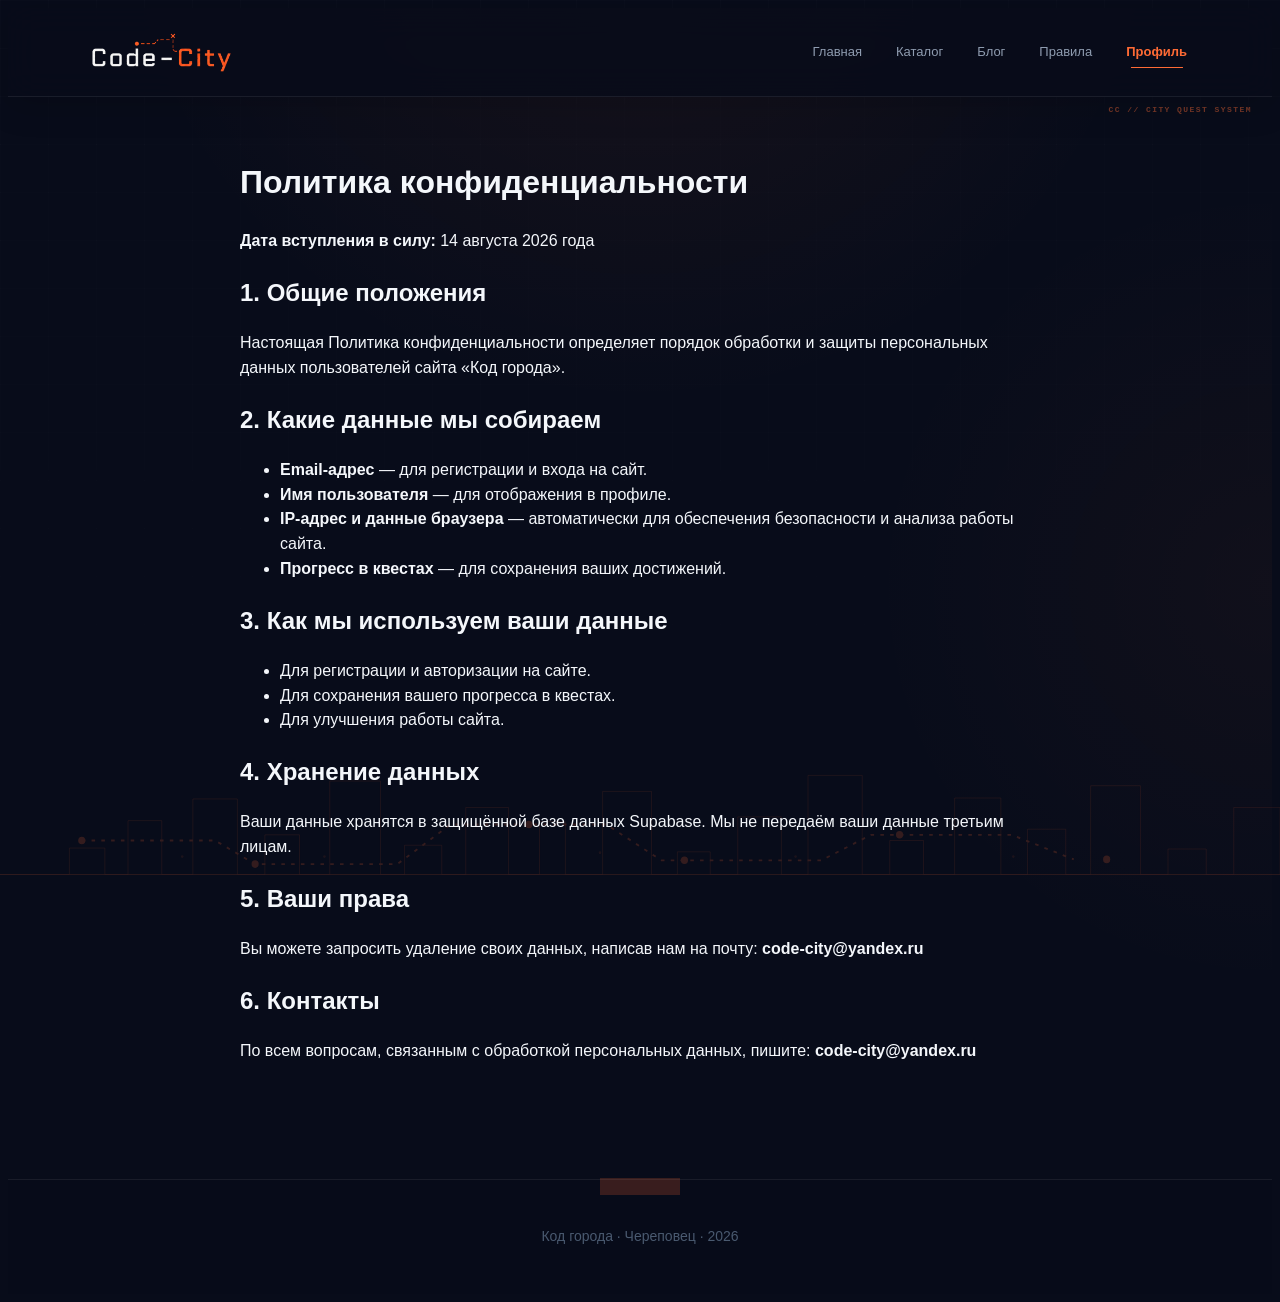
<file: privacy.html>
<!DOCTYPE html>
<html lang="ru">
<head>
    <meta charset="UTF-8">
    <meta name="viewport" content="width=device-width, initial-scale=1.0">
    <title>Политика конфиденциальности — Код города</title>
    <link rel="stylesheet" href="css/style.css">
</head>
<body>
    <header class="main-header">
        <div class="container">
            <div class="logo">
                <img src="assets/logo.png" alt="Код города" class="logo-img" style="height:60px; width:auto;">
            </div>
            <nav>
                <button class="burger" id="burgerBtn"><span></span><span></span><span></span></button>
                <div class="nav-links" id="navLinks">
                    <a href="index.html">Главная</a>
                    <a href="catalog.html">Каталог</a>
                    <a href="blog.html">Блог</a>
                    <a href="rules.html">Правила</a>
                    <a href="profile.html" class="active">Профиль</a>
                </div>
            </nav>
        </div>
    </header>

    <main>
        <div class="container" style="max-width:800px; padding:40px 20px;">
            <h1 style="color:var(--accent);">Политика конфиденциальности</h1>
            <p><strong>Дата вступления в силу:</strong> 14 августа 2026 года</p>

            <h2>1. Общие положения</h2>
            <p>Настоящая Политика конфиденциальности определяет порядок обработки и защиты персональных данных пользователей сайта «Код города».</p>

            <h2>2. Какие данные мы собираем</h2>
            <ul>
                <li><strong>Email-адрес</strong> — для регистрации и входа на сайт.</li>
                <li><strong>Имя пользователя</strong> — для отображения в профиле.</li>
                <li><strong>IP-адрес и данные браузера</strong> — автоматически для обеспечения безопасности и анализа работы сайта.</li>
                <li><strong>Прогресс в квестах</strong> — для сохранения ваших достижений.</li>
            </ul>

            <h2>3. Как мы используем ваши данные</h2>
            <ul>
                <li>Для регистрации и авторизации на сайте.</li>
                <li>Для сохранения вашего прогресса в квестах.</li>
                <li>Для улучшения работы сайта.</li>
            </ul>

            <h2>4. Хранение данных</h2>
            <p>Ваши данные хранятся в защищённой базе данных Supabase. Мы не передаём ваши данные третьим лицам.</p>

            <h2>5. Ваши права</h2>
            <p>Вы можете запросить удаление своих данных, написав нам на почту: <strong>code-city@yandex.ru</strong></p>

            <h2>6. Контакты</h2>
            <p>По всем вопросам, связанным с обработкой персональных данных, пишите: <strong>code-city@yandex.ru</strong></p>
        </div>
    </main>

    <footer class="main-footer">
        <div class="container">
            <p>Код города · Череповец · 2026</p>
        </div>
    </footer>
    
    <script>
        const burger = document.getElementById('burgerBtn');
        const navLinks = document.getElementById('navLinks');
        burger.addEventListener('click', function() {
            this.classList.toggle('active');
            navLinks.classList.toggle('open');
        });
        navLinks.querySelectorAll('a').forEach(link => {
            link.addEventListener('click', () => {
                burger.classList.remove('active');
                navLinks.classList.remove('open');
            });
        });
    </script>
    
</body>
</html>
</file>
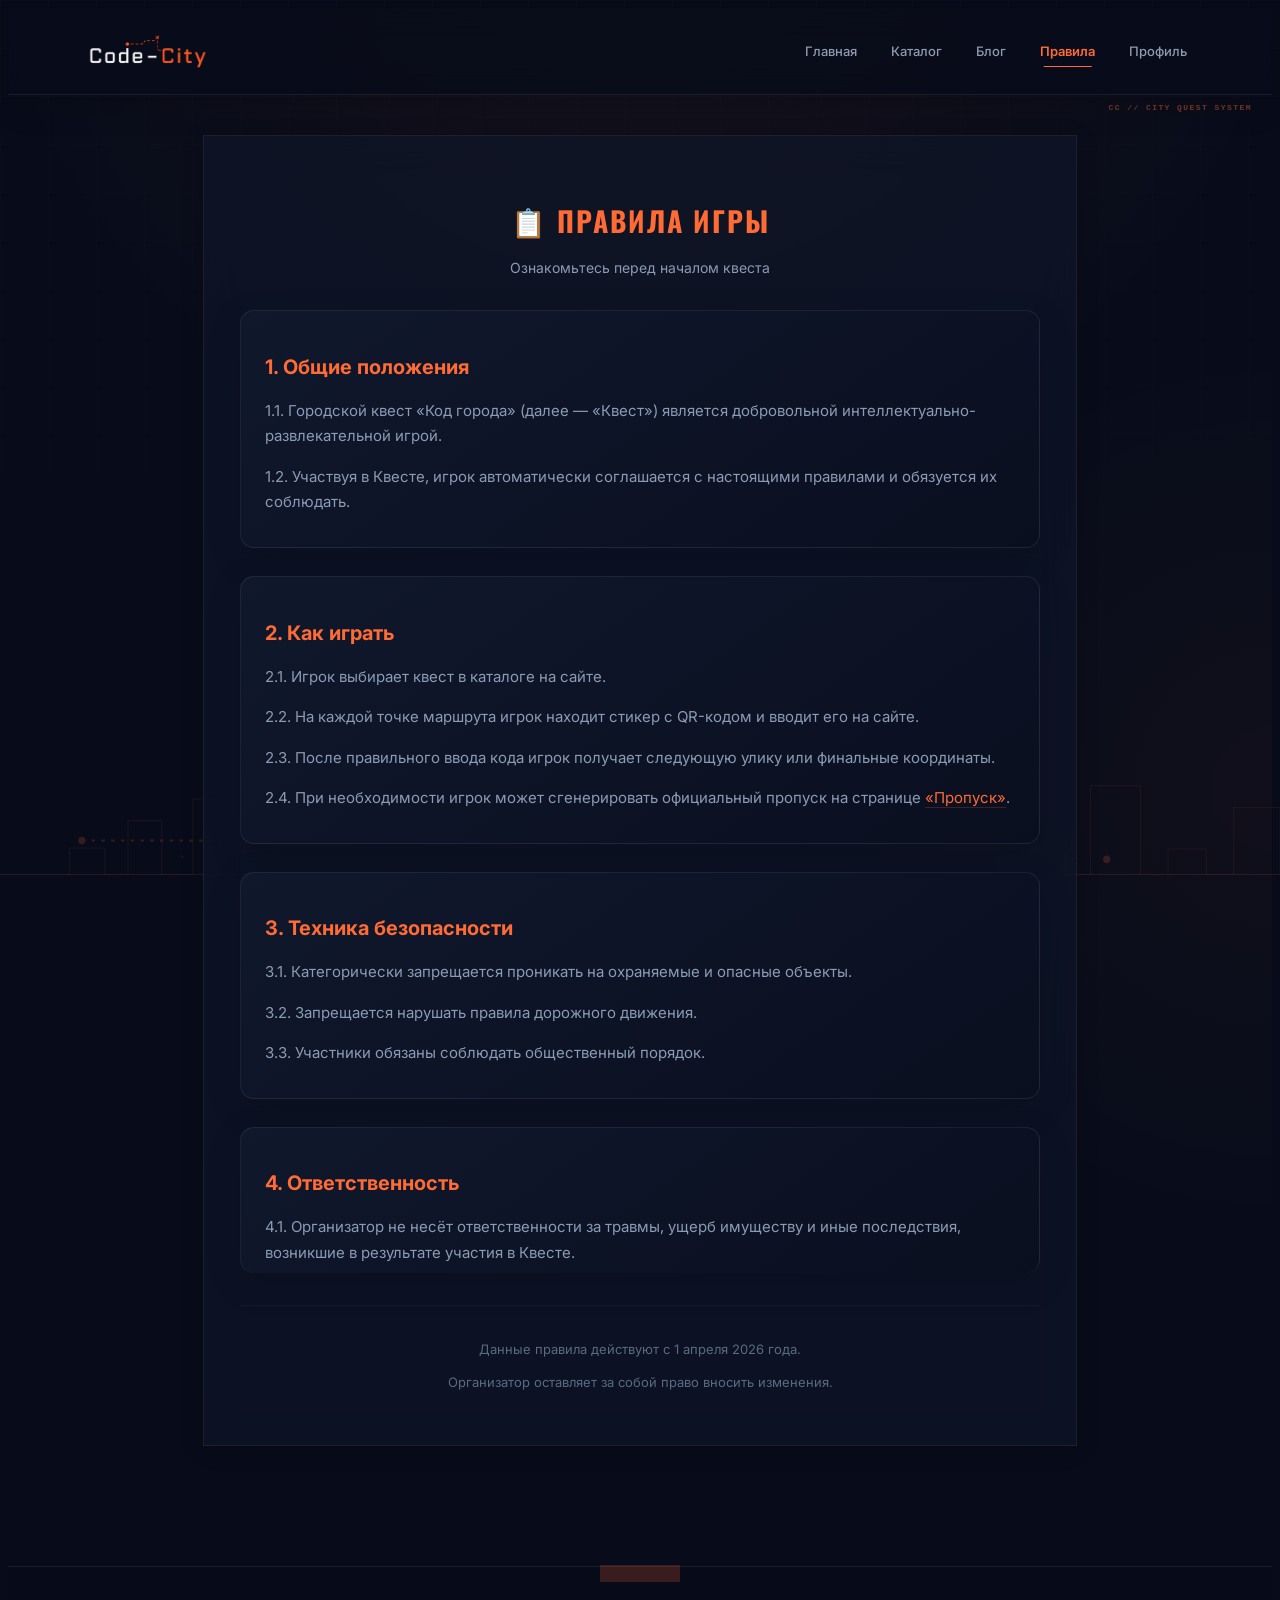
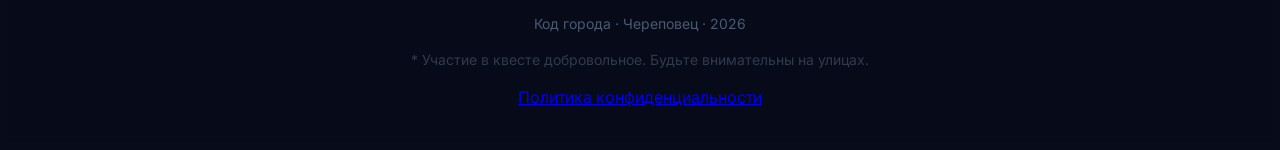
<file: rules.html>
<!DOCTYPE html>
<html lang="ru">
<head>
    <meta charset="UTF-8">
    <meta name="viewport" content="width=device-width, initial-scale=1.0">
    <title>Правила — Код города</title>
    <link rel="preconnect" href="https://fonts.googleapis.com">
    <link href="https://fonts.googleapis.com/css2?family=Inter:wght@400;500;600;700;800&family=Oswald:wght@400;600;700&display=swap" rel="stylesheet">
    <link rel="stylesheet" href="css/style.css">
</head>
<body>
    <header class="main-header">
        <div class="container">
            <div class="logo">
                <img src="assets/logo.png" alt="Код города" class="logo-img" style="height:50px; width:auto;">
            </div>
            <nav>
                <button class="burger" id="burgerBtn"><span></span><span></span><span></span></button>
                <div class="nav-links" id="navLinks">
                    <a href="index.html">Главная</a>
                    <a href="catalog.html">Каталог</a>
                    <a href="blog.html">Блог</a>
                    <a href="rules.html" class="active">Правила</a>
                    <a href="profile.html">Профиль</a>
                </div>
            </nav>
        </div>
    </header>

    <main>
        <section class="rules-section">
            <div class="container">
                <div class="rules-container">
                    <h1 class="rules-title">📋 Правила игры</h1>
                    <p class="rules-subtitle">Ознакомьтесь перед началом квеста</p>
                    <div class="rules-content">
                        <div class="rule-block">
                            <h2>1. Общие положения</h2>
                            <p>1.1. Городской квест «Код города» (далее — «Квест») является добровольной интеллектуально-развлекательной игрой.</p>
                            <p>1.2. Участвуя в Квесте, игрок автоматически соглашается с настоящими правилами и обязуется их соблюдать.</p>
                        </div>
                        <div class="rule-block">
                            <h2>2. Как играть</h2>
                            <p>2.1. Игрок выбирает квест в каталоге на сайте.</p>
                            <p>2.2. На каждой точке маршрута игрок находит стикер с QR-кодом и вводит его на сайте.</p>
                            <p>2.3. После правильного ввода кода игрок получает следующую улику или финальные координаты.</p>
                            <p>2.4. При необходимости игрок может сгенерировать официальный пропуск на странице <a href="pass.html">«Пропуск»</a>.</p>
                        </div>
                        <div class="rule-block">
                            <h2>3. Техника безопасности</h2>
                            <p>3.1. Категорически запрещается проникать на охраняемые и опасные объекты.</p>
                            <p>3.2. Запрещается нарушать правила дорожного движения.</p>
                            <p>3.3. Участники обязаны соблюдать общественный порядок.</p>
                        </div>
                        <div class="rule-block">
                            <h2>4. Ответственность</h2>
                            <p>4.1. Организатор не несёт ответственности за травмы, ущерб имуществу и иные последствия, возникшие в результате участия в Квесте.</p>
                        </div>
                    </div>
                    <div class="rules-footer-note">
                        <p>Данные правила действуют с 1 апреля 2026 года.</p>
                        <p>Организатор оставляет за собой право вносить изменения.</p>
                    </div>
                </div>
            </div>
        </section>
    </main>

    <footer class="main-footer">
        <div class="container">
            <p>Код города · Череповец · 2026</p>
            <p class="footer-small">* Участие в квесте добровольное. Будьте внимательны на улицах.</p>
            <a href="privacy.html">Политика конфиденциальности</a>
        </div>
    </footer>

    <script>
        const burger = document.getElementById('burgerBtn');
        const navLinks = document.getElementById('navLinks');
        burger.addEventListener('click', function() {
            this.classList.toggle('active');
            navLinks.classList.toggle('open');
        });
        navLinks.querySelectorAll('a').forEach(link => {
            link.addEventListener('click', () => {
                burger.classList.remove('active');
                navLinks.classList.remove('open');
            });
        });
    </script>
    <!-- Секретный вход в админку: 5 кликов по логотипу -->
<script>
    let clickCount = 0;
    const logo = document.querySelector('.logo');
    if (logo) {
        logo.addEventListener('click', function(e) {
            clickCount++;
            if (clickCount >= 5) {
                clickCount = 0;
                window.location.href = 'admin.html';
            }
            clearTimeout(this._timeout);
            this._timeout = setTimeout(() => {
                clickCount = 0;
            }, 3000);
        });
    }
</script>
</body>
</html>
</file>
<file: css/style.css>
body {
    background: #080c1a;
    color: #e8edf2;
    font-family: 'Inter', Sans-Serif;
    min-height: 100vh
    background-image
        repeating-linear-gradientnt(0deg, rgba(255,255,255,0.012) 0px, rgba(255,255,255,0.012) 1px, transparent 1px, transparent 40px),
        repeating-linear-gradient(90deg, rgba(255,255,255,0.012) 0px, rgba(255,255,255,0.012) 1px, transparent 1px, transparent 40px),
        radial-gradient(circle at 20% 30%, rgba(255,107,53,0.02), transparent 50%);
    overflow-x: hidden
}

.container {
    max-width: 1100px;
    margin: 0 auto;
    padding: 0 24px;
    position: relative;
    z-index: 1;
}

/* »»» Детали ««« */

.divider {
    width: 60px;
    height: 2px;
    background: linear-gradient(90deg, #ff6b35, transparent);
    margin: 12px 0 16px;
}

.divider.center {
    margin: 12px auto 16px;
}

.divider.right { 
    margin-left: auto;
}

.corner-mark {
    position: absolute;
    width: 20px;
    height: 20px;
    border-color: rgba(255, 107, 53, 0.15);
    border-style: solid;
    border-width: 0;
    pointer-events: none;
}

.corner-mark.tl {
    top: 8px; left: 8px; border-top-width: 2px; border-left-width: 2px;
}

.corner-mark.tr {
    top: 8px; right: 8px; border-top-width: 2px; border-right-width: 2px;
}

.corner-mark.bl {
    bottom: 8px; left: 8px; border-bottom-width: 2px; border-left-width: 2px;
}

.corner-mark.br {
    bottom: 8px; right: 8px; border-bottom-width: 2px; border-right-width: 2px;
}

.dot-accent {
    display: inline-block;
    width: 6px;
    height: 6px;
    background: #ff6b35;
    margin-right: 6px;
    border-radius: 50%;
}

.dot-accent.blue {
    background: #00d4ff;
}

.dot-accent.green {
    background: #6fcf97;
}

/* »»» Шапка «««*/

.main-header {
    padding: 20px;
    border-bottom: 2px solid rgba(255, 107, 53, 0.15);
    position: sticky;
    top: 0;
    backdrop-filter: blur(16px);
    background: rgba(8, 12, 26, 0.75);
    z-index: 100;
}

.main-header .container {
    display: flex;
    justify-content: space-between;
    align-items: center;
    flex-wrap: wrap
    gap 16px
}

.logo {
    display: flex;
    align-items: center;
    gap: 12px;
}

.logo-img {
    height: 60px;
    width: auto;
    display: block;
}

nav {
    display: flex;
    gap: 8px;
    align-items: center;
}

nav a {
    color: #8a9bb5;
    font-weight: 500;
    font-size: 14px;
    padding: 8px 16px;
    transition: 0.25s;
    text-decoration: none;
    position: relative;
    border: none;
    background: none;
}

nav a::after {
    content: '';
    position: absolute;
    bottom: 0;
    left: 50%;
    transform: translateX(-50%);
    width: 0;
    height: 2px;
    background: #ff6b35;
    transition: 0.3s;
}

nav a:hover::after {
    width: 60%;
}

nav a:hover {
    color: #fff;
}

nav a.active {
    color: #ff6b35;
    font-weight: 600;
}

nav a.active::after {
    width: 60%;
}

nav a.admin-link {
    border: 1px solid rgba(255, 107, 53, 0.3);
    padding: 6px 16px;
    color: #ff6b35;
    border-radius: 0;
}

nav a.admin-link:hover {
    background: #ff6b35;
    color: #080c1a;
}

nav a.admin-link::after {
    display: none;
}

/* »»» Пк-меню «««*/

.burger {
    display: none;
    flex-direction: column;
    gap: 5px;
    cursor: pointer;
    padding: 4px;
    background: none;
    border: none;
}

.burger span {
    display: block;
    width: 28px;
    height: 3px;
    background: #e8edf2;
    transition: 0.3s;
    border-radius: 0;
}

.burger.active span:nth-child(1) {
    transform: rotate(45deg) translate(5px, 5px);
}

.burger.active span:nth-child(2) {
    opacity: 0;
}

.burger.active span:nth-child(3) {
    transform: rotate(-45deg) translate(5px, -5px);
}

.nav-links {
    display: flex;
    gap: 8px;
    align-items: center;
}

/* »»» Герой (главная) «««*/

.hero {
    padding: 80px 0 60px;
    display: grid;
    grid-template-columns: 1fr 1fr;
    gap: 40px;
    align-items: start;
    position: relative;
}

.hero-content {
    padding-top: 20px;
    position: relative;
    z-index: 1;
}

.hero-content .section-tag {
    display: inline-block;
    font-size: 11px;
    font-weight: 600;
    letter-spacing: 2px;
    text-transform: uppercase;
    color: #ff6b35;
    border-left: 4px solid #ff6b35;
    padding-left: 12px;
}

.hero-content h1 {
    font-family: 'Oswald', sans-serif;
    font-size: 68px;
    font-weight: 700;
    line-height: 1.05;
    letter-spacing: -1px;
    text-transform: uppercase;
    margin-top: 16px;
}

.hero-content h1 .highlight {
    background: linear-gradient(135deg, #ff6b35, #ff8a5c);
    -webkit-background-clip: text;
    -webkit-text-fill-color: transparent;
}

.hero-content .hero-desc {
    font-size: 18px;
    color: #8a9bb5;
    margin: 24px 0 32px;
    max-width: 480px;
    line-height: 1.7;
    padding-left: 20px;
    border-left: 3px solid rgba(255, 107, 53, 0.2);
}

.hero-stats {
    display: grid;
    grid-template-columns: repeat(3, 1fr);
    gap: 20px;
    margin-top: 48px;
    padding-top: 32px;
    border-top: 2px solid rgba(255, 107, 53, 0.1);
    position: relative;
}

.hero-stats::before {
    content: '';
    position: absolute;
    top: -2px;
    left: 30%;
    width: 40%;
    height: 2px;
    background: #ff6b35;
    opacity: 0.3;
}

.hero-stats .stat {
    text-align: left;
}

.hero-stats .stat-number {
    display: block;
    font-family: 'Oswald', sans-serif;
    font-size: 40px;
    font-weight: 700;
    color: #00d4ff;
    text-shadow: 0 0 30px rgba(0, 212, 255, 0.15);
}

.hero-stats .stat-label {
    font-size: 13px;
    color: #5a6a80;
    text-transform: uppercase;
    letter-spacing: 1px;
    margin-top: 4px;
}

.hero-card-wrapper {
    position: relative;
    z-index: 1;
    margin-top: -20px;
    margin-right: -30px;
}

.hero-card {
    background: rgba(16, 24, 44, 0.6);
    backdrop-filter: blur(20px);
    padding: 40px 40px 40px 50px;
    position: relative;
    border: 1px solid rgba(255, 255, 255, 0.06);
    box-shadow: -20px 20px 60px rgba(0, 0, 0, 0.6);
    border-radius: 0;
}

.hero-card .badge {
    display: inline-block;
    background: rgba(255, 107, 53, 0.12);
    color: #ff6b35;
    padding: 4px 14px;
    font-size: 11px;
    font-weight: 600;
    letter-spacing: 1px;
    text-transform: uppercase;
    border: none;
    border-radius: 0;
}

.hero-card h3 {
    font-family: 'Oswald', sans-serif;
    font-size: 28px;
    margin: 16px 0 8px;
    letter-spacing: -0.5px;
}

.hero-card p {
    color: #8a9bb5;
    font-size: 15px;
    line-height: 1.6;
}

.hero-card .meta {
    display: flex;
    gap: 24px;
    margin: 20px 0 0;
    font-size: 13px;
    color: #5a6a80;
}

.hero-card .meta span {
    display: flex;
    align-items: center;
    gap: 6px;
}

.hero-card .btn {
    margin-top: 20px;
    display: inline-block;
}

/* »»» Кнопки ««« */

.btn {
    display: inline-block;
    padding: 14px 36px;
    font-weight: 700;
    font-size: 16px;
    border: none;
    cursor: pointer;
    transition: 0.3s;
    text-decoration: none;
    font-family: 'Inter', sans-serif;
    border-radius: 0;
    position: relative;
}

.btn-primary {
    background: #ff6b35;
    color: #080c1a;
    box-shadow: 4px 4px 0 rgba(255, 107, 53, 0.2);
}

.btn-primary:hover {
    background: #ff8a5c;
    transform: translate(2px, -2px);
    box-shadow: 6px 6px 0 rgba(255, 107, 53, 0.3);
}

.btn-secondary {
    background: rgba(255, 255, 255, 0.04);
    color: #8a9bb5;
    border: 1px solid rgba(255,255,255,0.06);
}

.btn-secondary:hover {
    background: rgba(255, 107, 53, 0.08);
    color: #fff;
    border-color: #ff6b35;
}

.btn-small {
    padding: 6px 20px;
    font-weight: 600;
    font-size: 13px;
    background: rgba(255, 107, 53, 0.08);
    color: #ff6b35;
    border: none;
    border-radius: 0;
    cursor: pointer;
    transition: 0.25s;
    text-decoration: none;
    font-family: 'Inter', sans-serif;
}

.btn-small:hover {
    background: #ff6b35;
    color: #080c1a;
}

.btn-bottom {
    border-radius: 4px;
    box-shadow: 0 4px 20px rgba(255, 107, 53, 0.3);
}

.btn-bottom:hover {
    transform: translateY(-2px);
    box-shadow: 0 8px 30px rgba(255, 107, 53, 0.4);
}

/* »»» Секции (общие) ««« */
.section {
    padding: 80px 0;
    position: relative;
}

.section-header {
    display: flex;
    align-items: center;
    gap: 20px;
    margin-bottom: 48px;
    flex-wrap: wrap;
}

.section-header .section-title {
    font-family: 'Oswald', sans-serif;
    font-size: 38px;
    font-weight: 700;
    text-transform: uppercase;
    letter-spacing: 1px;
    margin: 0;
}

.section-header .section-title span {
    color: #ff6b35;
}

.section-header .section-line {
    flex: 1;
    height: 2px;
    background: linear-gradient(90deg, rgba(255, 107, 53, 0.3), transparent);
}

.steps-grid {
    display: grid;
    grid-template-columns: repeat(auto-fit, minmax(220px, 1fr));
    gap: 30px;
}

.step-card {
    background: rgba(16, 24, 44, 0.4);
    backdrop-filter: blur(10px);
    padding: 32px 24px;
    text-align: left;
    transition: 0.3s;
    position: relative;
    border: 1px solid rgba(255, 255, 255, 0.05);
    border-radius: 0;
    box-shadow: 0 4px 20px rgba(0,0,0,0.2);
}

.step-card:hover {
    transform: translateY(-6px);
    box-shadow: 0 12px 40px rgba(0, 0, 0, 0.4);
    background: rgba(20, 30, 50, 0.6);
    border-color: rgba(255, 107, 53, 0.2);
}

.step-card .step-number {
    font-family: 'Oswald', sans-serif;
    font-size: 48px;
    font-weight: 700;
    color: rgba(255, 107, 53, 0.12);
    position: absolute;
    top: 8px;
    right: 16px;
    line-height: 1;
}

.step-icon {
    font-size: 44px;
    display: block;
    margin-bottom: 12px;
}

.step-card h3 {
    font-family: 'Oswald', sans-serif;
    font-size: 20px;
    margin-bottom: 8px;
    letter-spacing: 0.5px;
}

.step-card p {
    color: #8a9bb5;
    font-size: 14px;
    line-height: 1.6;
}

.step-card::after {
    content: '';
    position: absolute;
    bottom: 0;
    left: 0;
    width: 40px;
    height: 2px;
    background: #ff6b35;
    opacity: 0.2;
    transition: 0.3s;
}

.step-card:hover::after {
    width: 80px;
    opacity: 0.5;
}

/* »»» Футер ««« */

.main-footer {
    background: rgba(8, 12, 26, 0.8);
    backdrop-filter: blur(10px);
    padding: 32px 0;
    border-top: 2px solid rgba(255, 255, 255, 0.04);
    text-align: center;
    margin-top: 60px;
    position: relative;
}

.main-footer::before {
    content: '';
    position: absolute;
    top: -2px;
    left: 50%;
    transform: translateX(-50%);
    width: 80px;
    height: 2px;
    background: #ff6b35;
    opacity: 0.2;
}

.main-footer p { color: #4a5a70; font-size: 14px;
}

.footer-small { font-size: 12px; margin-top: 4px; opacity: 0.6;
}

/* »»» СТА ««« */

.cta-section {
    background: linear-gradient(135deg, rgba(255, 107, 53, 0.04), rgba(0, 212, 255, 0.04));
    border-top: 2px solid rgba(255, 255, 255, 0.04);
    border-bottom: 2px solid rgba(255, 255, 255, 0.04);
    padding: 60px 0;
    text-align: center;
    position: relative;
    overflow: hidden;
}

.cta-section::before {
    content: '';
    position: absolute;
    top: -50px;
    left: -50px;
    width: 200px;
    height: 200px;
    background: radial-gradient(circle, rgba(255,107,53,0.03), transparent 70%);
    border-radius: 50%;
}

.cta-section::after {
    content: '';
    position: absolute;
    bottom: -80px;
    right: -80px;
    width: 300px;
    height: 300px;
    background: radial-gradient(circle, rgba(0,212,255,0.03), transparent 70%);
    border-radius: 50%;
}

.cta-section h2 {
    font-family: 'Oswald', sans-serif;
    font-size: 40px;
    margin-bottom: 12px;
    text-transform: uppercase;
    letter-spacing: 1px;
}

.cta-section p {
    color: #8a9bb5;
    font-size: 18px;
    margin-bottom: 28px;
}

.cta-section .btn {
    border-radius: 4px;
    box-shadow: 0 4px 20px rgba(255, 107, 53, 0.3);
}

.cta-section .btn:hover {
    transform: translateY(-2px);
    box-shadow: 0 8px 30px rgba(255, 107, 53, 0.4);
}


/* ===== КАТАЛОГ catalog.html ===== */

.quests-grid {
    display: grid;
    grid-template-columns: repeat(auto-fit, minmax(280px, 1fr));
    gap: 30px;
}

.quest-card {
    background: rgba(16, 24, 44, 0.4);
    backdrop-filter: blur(10px);
    padding: 28px 24px;
    transition: 0.3s;
    display: flex;
    flex-direction: column;
    border: 1px solid rgba(255, 255, 255, 0.05);
    border-radius: 0;
    box-shadow: 0 4px 20px rgba(0,0,0,0.2);
    position: relative;
}

.quest-card:hover {
    transform: translateY(-4px);
    box-shadow: 0 12px 40px rgba(0, 0, 0, 0.4);
    border-color: rgba(255, 107, 53, 0.15);
}

.quest-card .corner-mark {
    border-color: rgba(255, 107, 53, 0.08);
}

.quest-card .level-badge {
    display: inline-block;
    padding: 3px 14px;
    font-size: 10px;
    font-weight: 600;
    text-transform: uppercase;
    letter-spacing: 0.5px;
    align-self: flex-start;
    margin-bottom: 12px;
    border-radius: 0;
}

.level-easy {
    background: rgba(0, 212, 255, 0.15);
    color: #00d4ff;
}

.level-medium {
    background: rgba(255, 107, 53, 0.15);
    color: #ff6b35;
}

.level-hard {
    background: rgba(255, 50, 50, 0.15);
    color: #ff6b6b;
}

.quest-card h3 {
    font-family: 'Oswald', sans-serif;
    font-size: 22px;
    margin-bottom: 6px;
}

.quest-card .desc {
    color: #8a9bb5;
    font-size: 14px;
    line-height: 1.6;
    flex: 1;
    margin-bottom: 16px;
}

.quest-card .footer {
    display: flex;
    justify-content: space-between;
    align-items: center;
    border-top: 1px solid rgba(255,255,255,0.05);
    padding-top: 14px;
}

.quest-card .price {
    font-weight: 700;
    font-size: 18px;
    color: #00d4ff;
}

.quest-card .price.free {
    color: #6fcf97;
}

/* ===== СТРАНИЦА КВЕСТА box.html =====*/

.quest-page {
    padding: 40px 0 60px;
}

.quest-page .terminal {
    background: rgba(16, 24, 44, 0.4);
    backdrop-filter: blur(10px);
    border: 1px solid rgba(255, 255, 255, 0.05);
    border-radius: 0;
    padding: 30px 28px;
    box-shadow: 0 4px 20px rgba(0,0,0,0.2);
}

.quest-page .terminal-header {
    display: flex;
    align-items: center;
    gap: 8px;
    border-bottom: 1px solid rgba(255,255,255,0.05);
    padding-bottom: 12px;
    margin-bottom: 20px;
}

.quest-page .terminal-header .dot {
    width: 12px;
    height: 12px;
    border-radius: 50%;
    display: inline-block;
}

.quest-page .terminal-header .dot.red { background: #ff5f56;
}

.quest-page .terminal-header .dot.yellow { background: #ffbd2e;
}

.quest-page .terminal-header .dot.green { background: #27c93f;
}

.quest-page .terminal-title {
    margin-left: 12px;
    color: #5a6a80;
    font-size: 14px;
    letter-spacing: 1px;
    font-family: 'Share Tech Mono', monospace;
}

/* »»» Классы для box.js «««*/

.terminal-body .line {
    margin-bottom: 10px;
    line-height: 1.6;
    font-size: 16px;
}

.terminal-body .line.dim {
    color: #5a6a80;
}

.terminal-body .line .error {
    color: #ff6b6b;
}

.terminal-body .line .success {
    color: #6fcf97;
}

.terminal-body .input-row {
    display: flex;
    gap: 12px;
    flex-wrap: wrap;
    margin-top: 8px;
}

.terminal-body .input-row input {
    flex: 1;
    background: rgba(8, 12, 26, 0.6);
    border: 1px solid rgba(255,255,255,0.06);
    color: #e8edf2;
    padding: 10px 14px;
    font-family: 'Inter', sans-serif;
    font-size: 16px;
    border-radius: 0;
    min-width: 140px;
}

.terminal-body .input-row input:focus {
    border-color: #ff6b35;
    outline: none;
}

.terminal-body .input-row input:disabled { opacity: 0.5;
}

.terminal-body .input-row button {
    padding: 10px 24px;
    font-weight: 600;
    font-size: 16px;
    background: #ff6b35;
    color: #080c1a;
    border: none;
    cursor: pointer;
    border-radius: 0;
    font-family: 'Inter', sans-serif;
}

.terminal-body .input-row button:hover { background: #ff8a5c;
}

.terminal-body .input-row button:disabled { opacity: 0.4; pointer-events: none;
}

.clue-block {
    background: rgba(16, 24, 44, 0.4);
    backdrop-filter: blur(10px);
    padding: 20px;
    margin: 16px 0;
    border: 1px solid rgba(255, 255, 255, 0.05);
    border-radius: 0;
}

.clue-block .clue-label {
    color: #5a6a80;
    font-size: 12px;
    text-transform: uppercase;
    letter-spacing: 1px;
}

.clue-block .clue-content { margin-top: 8px; font-size: 16px;
}

.clue-block .clue-content img,

.clue-block .clue-content video {
    max-width: 100%;
    border-radius: 0;
    border: 1px solid rgba(255,255,255,0.05);
}

.terminal-link {
    color: #ff6b35;
    text-decoration: none;
    border-bottom: 1px dashed rgba(255, 107, 53, 0.2);
    transition: 0.2s;
}

.terminal-link:hover { border-bottom-color: #ff6b35; 
}

/* ===== ПРОПУСК pass.html =====*/

.pass-section { padding: 40px 0 60px; min-height: 70vh; display: flex; align-items: center;
}

.pass-container {
    max-width: 600px;
    margin: 0 auto;
    background: rgba(16, 24, 44, 0.6);
    backdrop-filter: blur(20px);
    border: 1px solid rgba(255, 255, 255, 0.06);
    padding: 40px 32px;
    border-radius: 0;
    box-shadow: 0 4px 20px rgba(0,0,0,0.2);
}

.pass-title {
    font-size: 24px;
    font-weight: 800;
    text-align: center;
    color: #ff6b35;
    letter-spacing: 2px;
    font-family: 'Oswald', sans-serif;
    text-transform: uppercase;
}

.pass-subtitle {
    text-align: center;
    color: #8a9bb5;
    font-size: 14px;
    margin-top: 4px;
    margin-bottom: 24px;
}

.pass-form .form-group {
    margin-bottom: 16px;
}

.pass-form .form-group label {
    display: block;
    color: #8a9bb5;
    font-size: 14px;
    font-weight: 600;
    margin-bottom: 4px;
}

.pass-form .form-group input,

.pass-form .form-group select {
    width: 100%;
    padding: 12px 16px;
    border-radius: 0;
    border: 1px solid rgba(255,255,255,0.06);
    background: rgba(8, 12, 26, 0.6);
    color: #e8edf2;
    font-size: 16px;
    font-family: 'Inter', sans-serif;
    outline: none;
    transition: 0.2s;
}

.pass-form .form-group input:focus,

.pass-form .form-group select:focus { border-color: #ff6b35;
}

.pass-form button {
    width: 100%;
    margin-top: 8px;
}

.pass-card {
    margin-top: 28px;
    padding: 28px 24px;
    border: 2px solid rgba(255, 107, 53, 0.3);
    background: rgba(8, 12, 26, 0.8);
    backdrop-filter: blur(10px);
    border-radius: 0;
}

.pass-card .pass-header {
    display: flex;
    justify-content: space-between;
    align-items: center;
    border-bottom: 1px solid rgba(255,255,255,0.05);
    padding-bottom: 12px;
    margin-bottom: 16px;
}

.pass-card .pass-header .logo {
    font-size: 18px;
    font-weight: 800;
    color: #ff6b35;
    font-family: 'Oswald', sans-serif;
    text-transform: uppercase;
}

.pass-card .pass-header .stamp {
    font-size: 12px;
    color: #5a6a80;
    font-family: 'Share Tech Mono', monospace;
}

.pass-card .pass-body {
    display: grid;
    grid-template-columns: 1fr 1fr;
    gap: 6px 16px;
    margin-bottom: 16px;
}

.pass-card .pass-body .field {
    display: flex;
    flex-direction: column;
}

.pass-card .pass-body .field .label {
    font-size: 10px;
    text-transform: uppercase;
    color: #5a6a80;
    letter-spacing: 0.04em;
}

.pass-card .pass-body .field .value {
    font-size: 15px;
    color: #e8edf2;
    font-weight: 600;
    word-break: break-word;
}

.pass-card .pass-body .field.full {
    grid-column: 1 / -1;
}

.pass-card .pass-footer {
    border-top: 1px solid rgba(255,255,255,0.05);
    padding-top: 12px;
    display: flex;
    justify-content: space-between;
    align-items: center;
    font-size: 12px;
    color: #5a6a80;
}

.pass-card .pass-footer .signature {
    color: #ff6b35;
    opacity: 0.8;
}

.pass-card .signature-line {
    margin-top: 8px;
    border-top: 1px solid rgba(255,255,255,0.05);
    padding-top: 8px;
    display: flex;
    justify-content: flex-end;
    align-items: center;
    gap: 12px;
}

.pass-card .signature-line .signature-name {
    font-family: 'Brush Script MT', cursive;
    font-size: 24px;
    color: #ff6b35;
    opacity: 0.9;
}

.pass-card .signature-line .signature-label {
    font-size: 10px;
    text-transform: uppercase;
    color: #5a6a80;
}

.pass-card .pass-disclaimer {
    font-size: 8px;
    color: #5a6a80;
    border-top: 1px solid rgba(255,255,255,0.05);
    padding-top: 8px;
    margin-top: 12px;
    line-height: 1.5;
    opacity: 0.7;
}

.pass-card .pass-disclaimer span {
    color: #ff6b35;
    font-weight: 600;
}

.pass-actions {
    display: flex;
    gap: 12px;
    margin-top: 16px;
    justify-content: center;
    flex-wrap: wrap;
}

.pass-actions button {
    padding: 8px 20px;
    border-radius: 0;
    border: 1px solid rgba(255,255,255,0.06);
    background: transparent;
    color: #8a9bb5;
    font-family: 'Inter', sans-serif;
    font-size: 14px;
    cursor: pointer;
    transition: 0.2s;
}

.pass-actions button:hover {
    border-color: #ff6b35;
    color: #e8edf2;
}

/* »»» Пропуск pass.js ««« */

.pass-card .pass-header .logo {
    font-size: 18px;
    font-weight: 800;
    color: #ff6b35;
    font-family: 'Oswald', sans-serif;
    text-transform: uppercase;
}

.pass-card .pass-header .stamp {
    font-size: 12px;
    color: #5a6a80;
    font-family: 'Share Tech Mono', monospace;
}

.pass-card .pass-body .field .label {
    font-size: 10px;
    text-transform: uppercase;
    color: #5a6a80;
    letter-spacing: 0.04em;
}

.pass-card .pass-body .field .value {
    font-size: 15px;
    color: #e8edf2;
    font-weight: 600;
    word-break: break-word;
}

.pass-card .pass-footer .signature {
    color: #ff6b35;
    opacity: 0.8;
}

.pass-card .signature-line .signature-name {
    font-family: 'Brush Script MT', cursive;
    font-size: 24px;
    color: #ff6b35;
    opacity: 0.9;
}

.pass-card .signature-line .signature-label {
    font-size: 10px;
    text-transform: uppercase;
    color: #5a6a80;
}

.pass-card .pass-disclaimer span {
    color: #ff6b35;
    font-weight: 600;
}

/* ===== ПРАВИЛА rules.html =====*/

.rules-section {
    padding: 40px 0 60px;
    min-height: 70vh;
}

.rules-container {
    max-width: 800px;
    margin: 0 auto;
    background: rgba(16, 24, 44, 0.6);
    backdrop-filter: blur(20px);
    border: 1px solid rgba(255, 255, 255, 0.06);
    padding: 40px 36px;
    border-radius: 0;
    box-shadow: 0 4px 20px rgba(0,0,0,0.2);
}

.rules-title {
    font-size: 28px;
    font-weight: 800;
    text-align: center;
    color: #ff6b35;
    letter-spacing: 2px;
    font-family: 'Oswald', sans-serif;
    text-transform: uppercase;
    margin-bottom: 4px;
}

.rules-subtitle {
    text-align: center;
    color: #8a9bb5;
    font-size: 14px;
    margin-bottom: 32px;
}

.rules-content {
    display: flex;
    flex-direction: column; 
    gap: 28px;
}

.rule-block {
    border-bottom: 1px solid rgba(255,255,255,0.04);
    padding-bottom: 20px;
}

.rule-block:last-child {
    border-bottom: none;
    padding-bottom: 0;
}

.rule-block h2 {
    font-size: 20px;
    font-weight: 700;
    color: #ff6b35;
    margin-bottom: 12px;
}

.rule-block p {
    font-size: 15px;
    line-height: 1.7;
    color: #8a9bb5;
    margin-bottom: 8px;
}

.rule-block ul {
    list-style: none;
    padding-left: 0;
    margin: 8px 0 12px 0;
}

.rule-block ul li {
    font-size: 15px;
    line-height: 1.7;
    color: #8a9bb5;
    padding-left: 20px;
    position: relative;
    margin-bottom: 4px;
}

.rule-block ul li::before {
    content: '—';
    position: absolute;
    left: 0;
    color: #ff6b35;
    opacity: 0.5;
}

.rule-block a {
    color: #ff6b35;
    border-bottom: 1px solid rgba(255, 107, 53, 0.2);
    transition: 0.2s;
    text-decoration: none;
}

.rule-block a:hover {
    border-bottom-color: #ff6b35;
}

.rules-footer-note {
    margin-top: 32px;
    padding-top: 20px;
    border-top: 1px solid rgba(255,255,255,0.04);
    text-align: center;
    font-size: 13px;
    color: #5a6a80;
}

/* ===== НОВОСТИ news.html ===== */

.latest-news .news-card {
    background: rgba(16, 24, 44, 0.4);
    backdrop-filter: blur(10px);
    border: 1px solid rgba(255, 255, 255, 0.05);
    padding: 24px;
    transition: 0.3s;
    position: relative;
}

.latest-news .news-card:hover {
    border-color: rgba(255, 107, 53, 0.15);
}

.latest-news .news-card .date {
    font-size: 12px;
    color: #5a6a80;
}

.latest-news .news-card h3 {
    font-family: 'Oswald', sans-serif;
    font-size: 24px;
    margin: 8px 0 12px;
}

.latest-news .news-card .content {
    color: #8a9bb5;
    font-size: 15px;
    line-height: 1.6;
}

.latest-news .news-card img {
    max-width: 100%;
    height: auto;
    margin: 12px 0;
    border: 1px solid rgba(255,255,255,0.05);
}

.latest-news .news-card .read-more {
    display: inline-block;
    margin-top: 12px;
    color: #ff6b35;
    font-weight: 600;
    text-decoration: none;
    border-bottom: 2px solid transparent;
    transition: 0.2s;
}

.latest-news .news-card .read-more:hover {
    border-bottom-color: #ff6b35;
}

.latest-news .news-card .corner-mark {
    position: absolute;
    width: 20px;
    height: 20px;
    border-color: rgba(255, 107, 53, 0.08);
    border-style: solid;
    border-width: 0;
    pointer-events: none;
}

.latest-news .news-card .corner-mark.tl { 
    top: 8px;
    left: 8px;
    border-top-width: 2px;
    border-left-width: 2px;
}

.latest-news .news-card .corner-mark.tr {
    top: 8px;
    right: 8px;
    border-top-width: 2px;
    border-right-width: 2px;
}

.latest-news .news-card .corner-mark.bl {
    bottom: 8px;
    left: 8px;
    border-bottom-width: 2px;
    border-left-width: 2px;
}

.latest-news .news-card .corner-mark.br {
    bottom: 8px;
    right: 8px;
    border-bottom-width: 2px;
    border-right-width: 2px;
}

/* »»» Для страницы блога ««« */

.news-grid {
    display: grid;
    grid-template-columns: repeat(auto-fit, minmax(280px, 1fr));
    gap: 30px;
}

.news-grid .news-card {
    background: rgba(16, 24, 44, 0.4);
    backdrop-filter: blur(10px);
    border: 1px solid rgba(255, 255, 255, 0.05);
    padding: 24px;
    transition: 0.3s;
    position: relative;
}

.news-grid .news-card:hover {
    border-color: rgba(255, 107, 53, 0.15);
    transform: translateY(-4px);
    box-shadow: 0 12px 40px rgba(0,0,0,0.3);
}

.news-grid .news-card .date {
    font-size: 12px;
    color: #5a6a80;
}

.news-grid .news-card h3 {
    font-family: 'Oswald', sans-serif;
    font-size: 22px;
    margin: 8px 0 12px;
}

.news-grid .news-card .content {
    color: #8a9bb5;
    font-size: 14px;
    line-height: 1.6;
}

.news-grid .news-card img {
    max-width: 100%;
    height: auto;
    margin: 12px 0;
    border: 1px solid rgba(255,255,255,0.05);
}

.news-grid .news-card .corner-mark {
    position: absolute;
    width: 20px;
    height: 20px;
    border-color: rgba(255, 107, 53, 0.08);
    border-style: solid;
    border-width: 0;
    pointer-events: none;
}

.news-grid .news-card .corner-mark.tl {
    top: 8px;
    left: 8px;
    border-top-width: 2px;
    border-left-width: 2px;
}

.news-grid .news-card .corner-mark.tr {
    top: 8px;
    right: 8px;
    border-top-width: 2px;
    border-right-width: 2px;
}

.news-grid .news-card .corner-mark.bl {
    bottom: 8px;
    left: 8px;
    border-bottom-width: 2px;
    border-left-width: 2px;
}

.news-grid .news-card .corner-mark.br {
    bottom: 8px;
    right: 8px;
    border-bottom-width: 2px;
    border-right-width: 2px;
}

/* ===== АДМИНКА admin.html ===== */

.admin-login {
    max-width: 400px;
    margin: 20px auto;
}

.admin-login input {
    width: 100%;
    background: rgba(8, 12, 26, 0.6);
    border: 1px solid rgba(255,255,255,0.06);
    color: #e8edf2;
    padding: 12px 16px;
    border-radius: 0;
    font-size: 16px;
    font-family: 'Inter', sans-serif;
    margin-top: 8px;
    transition: 0.2s;
}

.admin-login input:focus {
    border-color: #ff6b35;
    outline: none;
}

.admin-login button { 
    margin-top: 12px;
}

.admin-panel .admin-toolbar {
    display: flex;
    justify-content: space-between;
    align-items: center;
    flex-wrap: wrap;
    gap: 12px;
    margin-bottom: 20px;
}

.admin-panel .admin-stats {
    display: flex;
    gap: 20px;
    margin-bottom: 20px;
    flex-wrap: wrap;
}

.admin-panel .admin-stats .stat {
    background: rgba(16, 24, 44, 0.4);
    backdrop-filter: blur(10px);
    border: 1px solid rgba(255,255,255,0.05);
    padding: 12px 24px;
    text-align: center;
    flex: 1;
    min-width: 100px;
    border-radius: 0;
}

.admin-panel .admin-stats .stat .num {
    font-size: 28px;
    font-weight: 800;
    color: #ff6b35;
    display: block;
}

.admin-panel .admin-stats .stat .label {
    font-size: 12px;
    color: #5a6a80;
}

.admin-panel .box-admin-item {
    background: rgba(16, 24, 44, 0.4);
    backdrop-filter: blur(10px);
    border: 1px solid rgba(255,255,255,0.05);
    padding: 16px 20px;
    margin-bottom: 12px;
    display: flex;
    justify-content: space-between;
    align-items: center;
    flex-wrap: wrap;
    gap: 12px;
    transition: 0.3s;
    border-radius: 0;
}

.admin-panel .box-admin-item:hover {
    border-color: rgba(255, 107, 53, 0.15);
}

.admin-panel .box-admin-item .info .title {
    font-size: 16px;
    font-weight: 700;
}

.admin-panel .box-admin-item .info .sub {
    color: #8a9bb5;
    font-size: 13px;
}

.admin-panel .box-admin-item .actions button {
    background: transparent;
    border: 1px solid rgba(255,255,255,0.06);
    color: #8a9bb5;
    padding: 4px 14px;
    border-radius: 0;
    cursor: pointer;
    font-family: 'Inter', sans-serif;
    font-size: 13px;
    transition: 0.2s;
}

.admin-panel .box-admin-item .actions button:hover {
    border-color: #ff6b35;
    color: #e8edf2;
}

.admin-panel .box-admin-item .actions button.danger {
    color: #ff6b6b;
    border-color: rgba(255, 107, 107, 0.2);
}

.admin-panel .box-admin-item .actions button.danger:hover {
    border-color: #ff6b6b;
}

/* »»» Модалка ««« */
.modal-overlay {
    position: fixed;
    top: 0; left: 0; right: 0; bottom: 0;
    background: rgba(0,0,0,0.85);
    backdrop-filter: blur(8px);
    display: flex;
    align-items: center;
    justify-content: center;
    z-index: 1000;
    padding: 20px;
}

.modal {
    background: rgba(16, 24, 44, 0.95);
    backdrop-filter: blur(20px);
    border: 1px solid rgba(255,255,255,0.06);
    padding: 32px 28px;
    max-width: 600px;
    width: 100%;
    max-height: 90vh;
    overflow-y: auto;
    border-radius: 0;
}

.modal h3 {
    margin-bottom: 16px;
    font-size: 22px;
    font-weight: 700;
    color: #ff6b35;
    font-family: 'Oswald', sans-serif;
    text-transform: uppercase;
}

.modal .field { 
    margin-bottom: 14px;
}

.modal .field label {
    display: block;
    color: #8a9bb5;
    font-size: 14px;
    font-weight: 600;
    margin-bottom: 4px;
}

.modal .field input,

.modal .field textarea,

.modal .field select {
    width: 100%;
    background: rgba(8, 12, 26, 0.6);
    border: 1px solid rgba(255,255,255,0.06);
    color: #e8edf2;
    padding: 10px 14px;
    border-radius: 0;
    font-family: 'Inter', sans-serif;
    font-size: 14px;
    transition: 0.2s;
}

.modal .field input:focus,

.modal .field textarea:focus,

.modal .field select:focus {
    border-color: #ff6b35;
    outline: none;
}

.modal .field textarea {
    min-height: 60px;
    resize: vertical;
}

.modal .field .toggle-group {
    display: flex;
    align-items: center;
    gap: 16px;
}

.modal .field .toggle-group label {
    display: flex;
    align-items: center;
    gap: 6px;
    cursor: pointer;
    color: #8a9bb5;
}

.modal .field .toggle-group input[type="checkbox"] {
    width: auto;
    accent-color: #ff6b35;
}

.modal .modal-actions {
    display: flex;
    justify-content: flex-end;
    gap: 12px;
    margin-top: 20px;
}

.modal .modal-actions button {
    padding: 8px 24px;
    border-radius: 0;
    border: 1px solid rgba(255,255,255,0.06);
    background: transparent;
    color: #8a9bb5;
    font-family: 'Inter', sans-serif;
    cursor: pointer;
    transition: 0.2s;
}

.modal .modal-actions button:hover {
    border-color: #ff6b35;
    color: #e8edf2;
}

.modal .modal-actions button.cancel {
    color: #5a6a80;
}

.modal .modal-actions button.save {
    background: #ff6b35;
    color: #080c1a;
    border-color: #ff6b35;
    font-weight: 700;
}

.modal .modal-actions button.save:hover {
    background: #ff8a5c;
    border-color: #ff8a5c;
}

.clue-block {
    border: 1px solid rgba(255,255,255,0.06);
    padding: 12px;
    margin-top: 8px;
    background: rgba(8, 12, 26, 0.4);
    border-radius: 0;
}

.clue-block label {
    display: block;
    color: #5a6a80;
    font-size: 12px;
    margin-bottom: 2px;
}

.clue-block input,

.clue-block select {
    width: 100%;
    background: rgba(8, 12, 26, 0.6);
    border: 1px solid rgba(255,255,255,0.06);
    color: #e8edf2;
    padding: 6px 10px;
    border-radius: 0;
    font-family: 'Inter', sans-serif;
    font-size: 14px;
    margin-bottom: 4px;
}

.clue-block input:focus,

.clue-block select:focus {
    border-color: #ff6b35;
    outline: none;
}

.clue-block .clue-actions {
    display: flex;
    justify-content: flex-end;
}

/* СТАРЫЕ КЛАССЫ (для box.js и admin.js) */

/* »»» Классы box.js ««« */

.terminal-body .line {
    margin-bottom: 10px;
    line-height: 1.6;
    font-size: 16px;
    color: #e8edf2;
}

.terminal-body .line.dim {
    color: #5a6a80;
}

.terminal-body .line .error {
    color: #ff6b6b;
}

.terminal-body .line .success {
    color: #6fcf97;
}

.terminal-body .line .highlight {
    color: #ff6b35;
}

.terminal-body .input-row {
    display: flex;
    gap: 12px;
    flex-wrap: wrap;
    margin-top: 8px;
}

.terminal-body .input-row input {
    flex: 1;
    background: rgba(8, 12, 26, 0.6);
    border: 1px solid rgba(255,255,255,0.06);
    color: #e8edf2;
    padding: 10px 14px;
    font-family: 'Inter', sans-serif;
    font-size: 16px;
    border-radius: 0;
    min-width: 140px;
}

.terminal-body .input-row input:focus {
    border-color: #ff6b35;
    outline: none;
}

.terminal-body .input-row input:disabled {
    opacity: 0.5;
}

.terminal-body .input-row button {
    padding: 10px 24px;
    font-weight: 600;
    font-size: 16px;
    background: #ff6b35;
    color: #080c1a;
    border: none;
    cursor: pointer;
    border-radius: 0;
    font-family: 'Inter', sans-serif;
}

.terminal-body .input-row button:hover {
    background: #ff8a5c;
}

.terminal-body .input-row button:disabled {
    opacity: 0.4;
    pointer-events: none;
}

.terminal-body .clue-block {
    background: rgba(16, 24, 44, 0.4);
    backdrop-filter: blur(10px);
    padding: 20px;
    margin: 16px 0;
    border: 1px solid rgba(255, 255, 255, 0.05);
    border-radius: 0;
}

.terminal-body .clue-block .clue-label {
    color: #5a6a80;
    font-size: 12px;
    text-transform: uppercase;
    letter-spacing: 1px;
}

.terminal-body .clue-block .clue-content {
    margin-top: 8px;
    font-size: 16px;
    color: #e8edf2;
}

.terminal-body .clue-block .clue-content img,

.terminal-body .clue-block .clue-content video {
    max-width: 100%;
    border-radius: 0;
    border: 1px solid rgba(255,255,255,0.05);
}

.terminal-body .terminal-link {
    color: #ff6b35;
    text-decoration: none;
    border-bottom: 1px dashed rgba(255, 107, 53, 0.2);
    transition: 0.2s;
}

.terminal-body .terminal-link:hover {
    border-bottom-color: #ff6b35;
}

.terminal-body .terminal-btn {
    display: inline-block;
    padding: 10px 28px;
    font-weight: 600;
    font-size: 16px;
    background: #ff6b35;
    color: #080c1a;
    border: none;
    cursor: pointer;
    border-radius: 0;
    font-family: 'Inter', sans-serif;
    text-decoration: none;
    transition: 0.2s;
}

.terminal-body .terminal-btn:hover {
    background: #ff8a5c;
}

.terminal-body .terminal-btn.danger {
    background: transparent;
    color: #ff6b6b;
    border: 1px solid #ff6b6b;
}

.terminal-body .terminal-btn.danger:hover {
    background: #ff6b6b;
    color: #080c1a;
}

/* »»» Классы admin.js ««« */

.admin-login {
    max-width: 400px;
    margin: 20px auto;
}

.admin-login input {
    width: 100%;
    background: rgba(8, 12, 26, 0.6);
    border: 1px solid rgba(255,255,255,0.06);
    color: #e8edf2;
    padding: 12px 16px;
    border-radius: 0;
    font-size: 16px;
    font-family: 'Inter', sans-serif;
    margin-top: 8px;
    transition: 0.2s;
}

.admin-login input:focus {
    border-color: #ff6b35;
    outline: none;
}

.admin-login button {
    margin-top: 12px;
}

.admin-panel .admin-toolbar {
    display: flex;
    justify-content: space-between;
    align-items: center;
    flex-wrap: wrap;
    gap: 12px;
    margin-bottom: 20px;
}

.admin-panel .admin-stats {
    display: flex;
    gap: 20px;
    margin-bottom: 20px;
    flex-wrap: wrap;
}

.admin-panel .admin-stats .stat {
    background: rgba(16, 24, 44, 0.4);
    backdrop-filter: blur(10px);
    border: 1px solid rgba(255,255,255,0.05);
    padding: 12px 24px;
    text-align: center;
    flex: 1;
    min-width: 100px;
    border-radius: 0;
}

.admin-panel .admin-stats .stat .num {
    font-size: 28px;
    font-weight: 800;
    color: #ff6b35;
    display: block;
}

.admin-panel .admin-stats .stat .label {
    font-size: 12px;
    color: #5a6a80;
}

.admin-panel .box-admin-item {
    background: rgba(16, 24, 44, 0.4);
    backdrop-filter: blur(10px);
    border: 1px solid rgba(255,255,255,0.05);
    padding: 16px 20px;
    margin-bottom: 12px;
    display: flex;
    justify-content: space-between;
    align-items: center;
    flex-wrap: wrap;
    gap: 12px;
    transition: 0.3s;
    border-radius: 0;
}

.admin-panel .box-admin-item:hover {
    border-color: rgba(255, 107, 53, 0.15);
}

.admin-panel .box-admin-item .info .title {
    font-size: 16px;
    font-weight: 700;
    color: #e8edf2;
}

.admin-panel .box-admin-item .info .sub {
    color: #8a9bb5;
    font-size: 13px;
}

.admin-panel .box-admin-item .actions button {
    background: transparent;
    border: 1px solid rgba(255,255,255,0.06);
    color: #8a9bb5;
    padding: 4px 14px;
    border-radius: 0;
    cursor: pointer;
    font-family: 'Inter', sans-serif;
    font-size: 13px;
    transition: 0.2s;
}

.admin-panel .box-admin-item .actions button:hover {
    border-color: #ff6b35;
    color: #e8edf2;
}

.admin-panel .box-admin-item .actions button.danger {
    color: #ff6b6b;
    border-color: rgba(255, 107, 107, 0.2);
}

.admin-panel .box-admin-item .actions button.danger:hover {
    border-color: #ff6b6b;
}

/* »»» Модалка admin.js ««« */

.modal-overlay {
    position: fixed;
    top: 0;
    left: 0;
    right: 0;
    bottom: 0;
    background: rgba(0, 0, 0, 0.85);
    backdrop-filter: blur(8px);
    display: flex;
    align-items: center;
    justify-content: center;
    z-index: 1000;
    padding: 20px;
}

.modal {
    background: rgba(16, 24, 44, 0.95);
    backdrop-filter: blur(20px);
    border: 1px solid rgba(255,255,255,0.06);
    padding: 32px 28px;
    max-width: 600px;
    width: 100%;
    max-height: 90vh;
    overflow-y: auto;
    border-radius: 0;
}

.modal h3 {
    margin-bottom: 16px;
    font-size: 22px;
    font-weight: 700;
    color: #ff6b35;
    font-family: 'Oswald', sans-serif;
    text-transform: uppercase;
}

.modal .field {
    margin-bottom: 14px;
}

.modal .field label {
    display: block;
    color: #8a9bb5;
    font-size: 14px;
    font-weight: 600;
    margin-bottom: 4px;
}

.modal .field input,

.modal .field textarea,

.modal .field select {
    width: 100%;
    background: rgba(8, 12, 26, 0.6);
    border: 1px solid rgba(255,255,255,0.06);
    color: #e8edf2;
    padding: 10px 14px;
    border-radius: 0;
    font-family: 'Inter', sans-serif;
    font-size: 14px;
    transition: 0.2s;
}

.modal .field input:focus,

.modal .field textarea:focus,

.modal .field select:focus {
    border-color: #ff6b35;
    outline: none;
}

.modal .field textarea {
    min-height: 60px;
    resize: vertical;
}

.modal .field .toggle-group {
    display: flex;
    align-items: center;
    gap: 16px;
}

.modal .field .toggle-group label {
    display: flex;
    align-items: center;
    gap: 6px;
    cursor: pointer;
    color: #8a9bb5;
}

.modal .field .toggle-group input[type="checkbox"] {
    width: auto;
    accent-color: #ff6b35;
}

.modal .modal-actions {
    display: flex;
    justify-content: flex-end;
    gap: 12px;
    margin-top: 20px;
}

.modal .modal-actions button {
    padding: 8px 24px;
    border-radius: 0;
    border: 1px solid rgba(255,255,255,0.06);
    background: transparent;
    color: #8a9bb5;
    font-family: 'Inter', sans-serif;
    cursor: pointer;
    transition: 0.2s;
}

.modal .modal-actions button:hover {
    border-color: #ff6b35;
    color: #e8edf2;
}

.modal .modal-actions button.cancel {
    color: #5a6a80;
}

.modal .modal-actions button.save {
    background: #ff6b35;
    color: #080c1a;
    border-color: #ff6b35;
    font-weight: 700;
}

.modal .modal-actions button.save:hover {
    background: #ff8a5c;
    border-color: #ff8a5c;
}

/* »»» Блок улик в админке ««« */

.modal .clue-block {
    border: 1px solid rgba(255,255,255,0.06);
    padding: 12px;
    margin-top: 8px;
    background: rgba(8, 12, 26, 0.4);
    border-radius: 0;
}

.modal .clue-block label {
    display: block;
    color: #5a6a80;
    font-size: 12px;
    margin-bottom: 2px;
}

.modal .clue-block input,

.modal .clue-block select {
    width: 100%;
    background: rgba(8, 12, 26, 0.6);
    border: 1px solid rgba(255,255,255,0.06);
    color: #e8edf2;
    padding: 6px 10px;
    border-radius: 0;
    font-family: 'Inter', sans-serif;
    font-size: 14px;
    margin-bottom: 4px;
}

.modal .clue-block input:focus,

.modal .clue-block select:focus {
    border-color: #ff6b35;
    outline: none;
}

.modal .clue-block .clue-actions {
    display: flex;
    justify-content: flex-end;
}

/* ===== АДАПТИВ ===== */

@media (max-width: 768px) {
    
    .burger { 
        display: flex; 
        margin-left: auto; /* прижимаем бургер вправо */
    }
    
    .nav-links {
        position: fixed;
        top: 100%;
        left: 0;
        right: 0;
        background: rgba(8, 12, 26, 0.95);
        backdrop-filter: blur(16px);
        flex-direction: column;
        padding: 21px 40px 12px 12px;
        gap: 12px;
        border-bottom: 2px solid rgba(255, 107, 53, 0.1);
        display: none;
        z-index: 99;
        align-items: flex-start; /* ссылки прижаты влево */
    }
    
    .nav-links.open { 
        display: flex;
        
    }
    
    .main-header.container { 
        position: relative; 
    }
    
    nav { 
        flex-wrap: wrap; 
    }
    
    nav a {
        text-align: center;
        width: 100%;
        padding: 8px 0;
        border-bottom: 1px solid rgba(255,255,255,0.04);
    }
    
    nav a.admin-link {
        border: 1px solid rgba(255,107,53,0.3);
        padding: 8px 16px;
        text-align: center;
        margin-top: 4px;
    }
    
    nav a::after {
        display: none;
    }
    
    .hero {
        grid-template-columns: 1fr;
        gap: 40px;
        text-align: center;
    }
    
    .hero-content .hero-desc {
        margin-left: auto;
        margin-right: auto;
        border-left: none;
        padding-left: 0;
    }
    
    .hero-stats { 
        grid-template-columns: repeat(3, 1fr); 
    }
    
    .hero-stats .stat { 
        text-align: center; 
    }
    
    .hero-stats::before { 
        left: 20%; 
        width: 60%; 
    }
    
    .section-header {
        flex-direction: column;
        text-align: center;
    }
    
    .section-header .section-line { 
        display: none; 
    }
    
    .hero-card-wrapper { 
        margin: 0; 
    }
    
    .hero-card { 
        padding: 30px; 
        box-shadow: 0 20px 60px rgba(0,0,0,0.6); 
    }
    
    .logo-img { 
        height: 40px; 
    }
    
}

@media (max-width: 480px) {
    
    .hero-content h1 {
        font-size: 42px;
    }
    
    .hero-stats {
        grid-template-columns: 1fr 1fr;
    }
    
    .section-header .section-title {
        font-size: 28px;
    }
    
    .btn {
        padding: 12px 24px;
        font-size: 14px;
    }
    
    .logo-img {
        height: 32px;
    }
    
}



:root {
    --cc-bg: #080c1a;
    --cc-panel: #0d1426;
    --cc-panel-2: #111a2e;
    --cc-orange: #ff6b35;
    --cc-orange-soft: rgba(255,107,53,.14);
    --cc-orange-line: rgba(255,107,53,.28);
    --cc-white: #f4f7fb;
    --cc-text: #d8e0eb;
    --cc-muted: #8190a6;
    --cc-dim: #526077;
    --cc-border: rgba(255,255,255,.075);
    --cc-radius: 14px;
    --cc-radius-sm: 9px;
    --cc-shadow: 0 18px 55px rgba(0,0,0,.28);
    --cc-max: 1120px;
}

html {
    scroll-behavior: smooth;
}

body {
    color: var(--cc-text);
    background-color: var(--cc-bg);
    background-image:
        linear-gradient(rgba(255,255,255,.018) 1px, transparent 1px),
        linear-gradient(90deg, rgba(255,255,255,.018) 1px, transparent 1px),
        radial-gradient(circle at 12% 8%, rgba(255,107,53,.055), transparent 28%),
        radial-gradient(circle at 88% 78%, rgba(255,107,53,.025), transparent 25%);
    background-size: 48px 48px, 48px 48px, auto, auto;
    line-height: 1.55;
}

body::before {
    content: "";
    position: fixed;
    inset: 0;
    pointer-events: none;
    z-index: 0;
    background: linear-gradient(180deg, transparent 0 96%, rgba(255,107,53,.025));
}

.container {
    width: min(var(--cc-max), calc(100% - 40px));
    max-width: var(--cc-max);
    padding: 0;
}

.section-tag,

.label,

.date,

.level-badge,

.meta,

.pass-subtitle,

.clue-label,

.terminal-title,

.stamp {
    font-family: 'Share Tech Mono', monospace;
    letter-spacing: .08em;
}

.section-tag::before,

.section-title::before {
    color: var(--cc-orange);
}

.section-title {
    letter-spacing: .025em !important;
}

.divider {
    width: 72px;
    height: 1px;
    background: linear-gradient(90deg, var(--cc-orange), transparent);
}



.main-header {
    padding: 14px 0;
    border-bottom: 1px solid rgba(255,107,53,.18);
    background: rgba(8,12,26,.88);
    box-shadow: 0 8px 35px rgba(0,0,0,.16);
}

.main-header .container {
    min-height: 58px;
}

.logo-img {
    height: 54px;
    width: auto;
    object-fit: contain;
}

nav {
    gap: 2px;
}

nav a {
    color: #8f9cb0;
    font-size: 13px;
    padding: 9px 13px;
    border-radius: 8px;
}

nav a:hover {
    color: #fff;
    background: rgba(255,255,255,.035);
}

nav a::after {
    bottom: 3px;
    height: 1px;
}

nav a.admin-link {
    border: 1px solid var(--cc-orange-line);
    border-radius: 8px;
    padding: 8px 13px;
    background: rgba(255,107,53,.045);
}

nav a.admin-link:hover {
    background: var(--cc-orange);
}

/* --- Кнопки --- */

.btn,

.btn-small,

.terminal-btn,

.terminal-body .input-row button {
    border-radius: 9px;
    letter-spacing: .01em;
}

.btn {
    min-height: 20px;
    padding: 11px 20px;
}

.btn-primary {
    background: var(--cc-orange);
    box-shadow: 0 8px 24px rgba(255,107,53,.16);
}

.btn-primary:hover {
    transform: translateY(-2px);
    box-shadow: 0 12px 30px rgba(255,107,53,.25);
}

.btn-secondary {
    background: rgba(255,255,255,.035);
    border: 1px solid var(--cc-border);
}

.btn-secondary:hover {
    background: rgba(255,107,53,.07);
}

.btn-small {
    padding: 7px 12px;
}

/**/

.hero {
    padding: 74px 0 68px;
    grid-template-columns: minmax(0, 1.04fr) minmax(360px, .96fr);
    gap: 64px;
    align-items: center;
}

.hero-content {
    padding-top: 0;
}

.hero-content .section-tag {
    border-left: 2px solid var(--cc-orange);
    padding-left: 10px;
}

.hero-content h1 {
    font-size: clamp(48px, 6vw, 72px);
    line-height: .98;
    letter-spacing: -.025em;
    max-width: 650px;
}

.hero-content .hero-desc {
    max-width: 540px;
    margin: 22px 0 28px;
    padding-left: 16px;
    border-left: 1px solid rgba(255,107,53,.45);
}

.hero-stats {
    gap: 0;
    margin-top: 38px;
    padding-top: 24px;
}

.hero-stats .stat {
    padding-right: 22px;
}

.hero-stats .stat + .stat {
    border-left: 1px solid var(--cc-border);
    padding-left: 22px;
}

.hero-stats .stat-number {
    color: var(--cc-orange);
}

.hero-card-wrapper {
    margin: 0;
}

.hero-card {
    padding: 32px;
    background: linear-gradient(145deg, rgba(17,26,46,.92), rgba(10,16,31,.92));
    border: 1px solid var(--cc-border);
    border-radius: var(--cc-radius);
    box-shadow: var(--cc-shadow);
}

.hero-card::before {
    content: "NODE // 01";
    position: absolute;
    top: 13px;
    right: 16px;
    font: 10px 'Share Tech Mono', monospace;
    color: var(--cc-dim);
    letter-spacing: .12em;
}

.hero-card::after {
    content: "";
    position: absolute;
    left: 0;
    top: 0;
    width: 38px;
    height: 38px;
    border-top: 2px solid var(--cc-orange);
    border-left: 2px solid var(--cc-orange);
    border-radius: var(--cc-radius) 0 0 0;
    opacity: .8;
}

.hero-card h3 {
    font-size: 26px;
}

.hero-card .badge {
    border: 1px solid rgba(255,107,53,.22);
    border-radius: 999px;
    padding: 5px 10px;
}

/**/

.step-card,

.quest-card,

.latest-news .news-card,

.news-grid .news-card,

.clue-block,

.quest-page .terminal,

.admin-panel .admin-stats .stat,

.admin-panel .box-admin-item,

.modal,

.pass-card,

.rule-block {
    background: linear-gradient(145deg, rgba(17,26,46,.88), rgba(10,16,31,.88));
    border: 1px solid var(--cc-border);
    border-radius: var(--cc-radius);
    box-shadow: 0 10px 35px rgba(0,0,0,.16);
}

.step-card,

.quest-card,

.latest-news .news-card,

.news-grid .news-card {
    overflow: hidden;
}

.step-card:hover,

.quest-card:hover,

.news-grid .news-card:hover,

.latest-news .news-card:hover {
    transform: translateY(-3px);
    border-color: rgba(255,107,53,.24);
    box-shadow: 0 18px 48px rgba(0,0,0,.26);
}

.step-card::before,

.quest-card::before,

.news-grid .news-card::before,

.latest-news .news-card::before {
    content: "";
    position: absolute;
    top: 0;
    left: 20px;
    right: 20px;
    height: 1px;
    background: linear-gradient(90deg, var(--cc-orange), transparent 48%, transparent);
    opacity: .42;
}

.step-card::after {
    border-radius: 2px;
}

.step-card .step-number {
    color: rgba(255,107,53,.09);
}

.step-icon {
    font-size: 34px;
}

.quests-grid,

.news-grid,

.steps-grid {
    gap: 20px;
}

.quest-card {
    padding: 24px;
}

.quest-card .footer {
    border-top-color: var(--cc-border);
}

.quest-card .level-badge {
    border-radius: 999px;
}

/*Секции*/

.section {
    padding: 68px 0;
}

.section-header {
    margin-bottom: 30px; gap: 16px;
}

.section-header .section-title {
    font-size: clamp(28px, 4vw, 38px);
}

.section-header .section-line {
    height: 1px;
}

/**/

.quest-page {
    padding: 34px 0 60px;
}

.quest-page .terminal {
    padding: 0;
    overflow: hidden;
}

.quest-page .terminal-header {
    min-height: 48px;
    padding: 0 18px;
    margin: 0;
    background: rgba(255,255,255,.018);
    border-bottom: 1px solid var(--cc-border);
}

.quest-page .terminal-header .dot {
    width: 9px;
    height: 9px;
}
.quest-page .terminal-body {
    padding: 24px;
}

.terminal-body .input-row input,

.modal .field input,

.modal .field textarea,

.modal .field select,

.modal .clue-block input,

.modal .clue-block select {
    border-radius: 8px;
    border-color: var(--cc-border);
    background: #080d19;
}

.terminal-body .input-row input:focus,

.modal .field input:focus,

.modal .field textarea:focus,

.modal .field select:focus {
    box-shadow: 0 0 0 3px rgba(255,107,53,.09);
}

.clue-block {
    padding: 18px;
}

.terminal-link {
    border-bottom: 1px dashed rgba(255,107,53,.45);
}

/**/

.pass-card {
    overflow: hidden;
}

.pass-card .pass-header,

.pass-card .pass-footer {
    border-color: var(--cc-border) !important;
}

.pass-card .pass-header .logo {
    color: var(--cc-orange);
}

.pass-card .pass-body .field {
    border-color: var(--cc-border) !important;
}

.rule-block {
    padding: 24px;
}

/**/

.latest-news .news-card,

.news-grid .news-card {
    padding: 22px;
}

.latest-news .news-card img,

.news-grid .news-card img {
    border-radius: 10px;
    border-color: var(--cc-border);
}

.latest-news .news-card .read-more {
    border-bottom-width: 1px;
}

/**/

.admin-panel .admin-toolbar {
    margin-bottom: 18px;
}

.admin-panel .admin-stats {
    gap: 12px;
}

.admin-panel .admin-stats .stat {
    padding: 16px 18px;
}

.admin-panel .box-admin-item {
    padding: 15px 18px;
}

.admin-panel .box-admin-item .actions {
    display: flex;
    gap: 8px;
    flex-wrap: wrap;
}

.admin-panel .box-admin-item .actions button { 
    border-radius: 7px;
}

.modal-overlay {
    background: rgba(2,5,12,.82);
}

.modal {
    padding: 26px;
    box-shadow: 0 30px 100px rgba(0,0,0,.5);
}

.modal h3 {
    letter-spacing: .02em;
}

.modal .modal-actions button {
    border-radius: 8px;
}

/**/

.hero-card,

.quest-page .terminal,

.pass-card,

.rule-block,

.admin-panel .box-admin-item {
    position: relative;
}

.hero-card::marker {
    display: none;
}

/**/

img, video, iframe {
    max-width: 100%;
}

img {
    height: auto;
}

button, input, textarea, select {
    font: inherit;
}

button {
    -webkit-tap-highlight-color: transparent;
}

/**/

:focus-visible {
    outline: 2px solid var(--cc-orange);
    outline-offset: 3px;
}

/**/

@media (max-width: 900px) {
    
    .hero {
        grid-template-columns: 1fr;
        gap: 34px;
        padding-top: 54px;
    }
    
    .hero-card-wrapper {
        width: 100%;
    }
    
    .hero-card {
        max-width: 720px;
    }
    
}

@media (max-width: 768px) {
    
    .container {
        width: min(var(--cc-max), calc(100% - 28px));
    }
    
    .main-header {
        padding: 10px 0;
    }
    
    .main-header .container {
        min-height: 52px;
    }
    
    .logo-img {
        height: 46px;
    }
    
    .hero {
        padding: 42px 0 48px;
    }
    
    .hero-content h1 {
        font-size: clamp(42px, 13vw, 62px);
    }
    
    .hero-stats { 
        grid-template-columns: repeat(3, 1fr);
    }
    
    .hero-stats .stat {
        padding-right: 10px;
    }
    
    .hero-stats .stat + .stat {
        padding-left: 10px;
    }
    
    .section {
        padding: 52px 0;
    }
    
    .section-header {
        align-items: flex-end;
    }
    
    .section-header .section-line {
        min-width: 50px;
    }
    
    .hero-card {
        padding: 26px;
    }
    
}

@media (max-width: 480px) {
    
    .container {
        width: calc(100% - 22px);
    }
    
    .hero-content h1 {
        font-size: 42px;
    }
    
    .hero-content .hero-desc {
        font-size: 15px;
    }
    
    .hero-stats {
        gap: 0;
    }
    
    .hero-stats .stat-number {
        font-size: 30px;
    }
    
    .hero-stats .stat-label {
        font-size: 10px;
        letter-spacing: .06em;
    }
    
    .hero-card {
        padding: 22px 18px;
    }
    
    .section-header {
        margin-bottom: 22px;
    }
    
    .section-header .section-title {
        font-size: 28px;
    }
    
    .quest-card,
    
    .step-card,
    
    .news-grid .news-card,
    
    .latest-news .news-card {
        padding: 20px;
    }
    
    .quest-page .terminal-body {
        padding: 18px;
    }
    
    .modal {
        padding: 20px 16px;
    }
}

@media (prefers-reduced-motion: reduce) {
    
    *,
    
    *::before,
    
    *::after {
        
        scroll-behavior: auto !important;
        
        transition-duration: .01ms !important;
        
        animation-duration: .01ms !important;
    }
    
}





:root {
  --cc-bg: #080c1a;
  --cc-bg-2: #0b1020;
  --cc-panel: #0d1324;
  --cc-panel-2: #10182b;
  --cc-line: rgba(255,255,255,.075);
  --cc-line-orange: rgba(255,107,53,.34);
  --cc-orange: #ff6b35;
  --cc-orange-soft: rgba(255,107,53,.12);
  --cc-text: #f4f7fb;
  --cc-muted: #8390a5;
  --cc-grid: rgba(255,255,255,.025);
  --cc-radius: 14px;
  --cc-shadow: 0 18px 55px rgba(0,0,0,.28);
}

html {
    background: var(--cc-bg);
}

body {
  position: relative;
  isolation: isolate;
  background:
    radial-gradient(circle at 50% -10%, rgba(255,107,53,.07), transparent 34%),
    radial-gradient(circle at 100% 45%, rgba(255,107,53,.035), transparent 28%),
    var(--cc-bg);
}

/*======*/

body::before {
  content: "";
  position: fixed;
  inset: 0;
  z-index: -2;
  pointer-events: none;
  opacity: .55;
  background-image:
    linear-gradient(var(--cc-grid) 1px, transparent 1px),
    linear-gradient(90deg, var(--cc-grid) 1px, transparent 1px);
  background-size: 48px 48px;
  mask-image: linear-gradient(to bottom, #000 0%, rgba(0,0,0,.65) 48%, transparent 88%);
}

/*======*/

body::after {
    
  content: "";
  
  position: fixed;
  
  left: 0;
  
  right: 0;
  
  bottom: 0;
  
  height: 170px;
  
  z-index: -1;
  
  pointer-events: none;
  
  opacity: .18;
  
  background-image: url("data:image/svg+xml,%3Csvg xmlns='http://www.w3.org/2000/svg' viewBox='0 0 1440 180' preserveAspectRatio='none'%3E%3Cg fill='none' stroke='%23ff6b35' stroke-width='1'%3E%3Cpath opacity='.55' d='M0 [base64]'/%3E%3Cpath opacity='.8' d='M0 153h1440'/%3E%3Cpath stroke-dasharray='4 7' stroke-width='2' d='M92 117h150l45 25h160l60-42h175l62 38h180l56-27h158l70 26'/%3E%3Cg fill='%23ff6b35' stroke='none'%3E%3Ccircle cx='92' cy='117' r='4'/%3E%3Ccircle cx='287' cy='142' r='4'/%3E%3Ccircle cx='595' cy='100' r='4'/%3E%3Ccircle cx='770' cy='138' r='4'/%3E%3Ccircle cx='1012' cy='111' r='4'/%3E%3Ccircle cx='1245' cy='137' r='4'/%3E%3C/g%3E%3Cg opacity='.45' fill='%23ff6b35' stroke='none'%3E%3Ccircle cx='205' cy='134' r='1.5'/%3E%3Ccircle cx='365' cy='134' r='1.5'/%3E%3Ccircle cx='675' cy='130' r='1.5'/%3E%3Ccircle cx='895' cy='134' r='1.5'/%3E%3Ccircle cx='1140' cy='134' r='1.5'/%3E%3C/g%3E%3C/g%3E%3C/svg%3E");
  
  background-size: 100% 100%;
  
  background-position: bottom center;
  
  background-repeat: no-repeat;
}

/*======*/

header,

main,

footer,

nav,

section,

.container,

.modal,

.modal-content,

.admin-container,

.hero,

.hero-content,

.catalog,

.quest,

.pass,

.rules,

.blog,

.box, form {
  position: relative;
}

/*======*/

header, .header, .navbar {
  border-bottom-color: var(--cc-line) !important;
  box-shadow: 0 10px 40px rgba(0,0,0,.12);
  backdrop-filter: blur(16px);
  -webkit-backdrop-filter: blur(16px);
}

header::after, .header::after {
  content: "CC // CITY QUEST SYSTEM";
  position: absolute;
  right: 20px;
  bottom: -18px;
  font: 600 8px/1 ui-monospace, SFMono-Regular, Menlo, monospace;
  letter-spacing: .18em;
  color: rgba(255,107,53,.42);
  pointer-events: none;
}

/**/

.card, .quest-card, .news-card, .box, .pass-card, .rule-card,

.admin-card, .modal-content, .catalog-item, .quest-item {
  border-color: var(--cc-line) !important;
  background: linear-gradient(145deg, rgba(16,24,43,.96), rgba(10,15,29,.96)) !important;
  box-shadow: var(--cc-shadow);
}

.card::before, .quest-card::before, .news-card::before, .box::before,

.pass-card::before, .rule-card::before, .admin-card::before {
  content: "";
  position: absolute;
  inset: 0;
  border: 1px solid transparent;
  border-top-color: rgba(255,107,53,.13);
  border-left-color: rgba(255,107,53,.07);
  border-radius: inherit;
  pointer-events: none;
}

/**/

a:hover, .accent, .orange, .highlight, .price, .status-active,
button.primary:hover, .btn-primary:hover {
  color: var(--cc-orange) !important;
}

button, .btn, a.btn, input, select, textarea {
  border-radius: 10px;
}

button, .btn, a.btn {
  position: relative;
  overflow: hidden;
  letter-spacing: .01em;
}

button::after, .btn::after, a.btn::after {
  content: "";
  position: absolute;
  top: 0;
  bottom: 0;
  width: 30%;
  left: -40%;
  background: linear-gradient(90deg, transparent, rgba(255,255,255,.08), transparent);
  transform: skewX(-18deg);
  transition: left .55s ease;
  pointer-events: none;
}

button:hover::after, .btn:hover::after, a.btn:hover::after {
    left: 115%;
}

/**/

[class*="meta"], [class*="label"], .eyebrow, .tag, .badge, .status,

small, .kicker {
  font-family: ui-monospace, SFMono-Regular, Menlo, Monaco, Consolas, monospace;
}

/**/

.quest-card, .quest-item, .catalog-item {
  overflow: hidden;
}

.quest-card::before, .quest-item::before, .catalog-item::before {
  content: "";
  position: absolute;
  left: 0;
  top: 18px;
  bottom: 18px;
  width: 2px;
  border-radius: 2px;
  background: linear-gradient(to bottom, transparent, var(--cc-orange), transparent);
  opacity: .65;
}

/**/

.quest-card h2::before, .quest-card h3::before, .news-card h2::before,

.news-card h3::before, .catalog-item h2::before, .catalog-item h3::before {
  content: "//";
  margin-right: .5em;
  color: var(--cc-orange);
  font: 600 .62em/1 ui-monospace, SFMono-Regular, Menlo, monospace;
  vertical-align: .16em;
  opacity: .8;
}

/**/

input, select, textarea {
  background: rgba(5,9,19,.72) !important;
  border: 1px solid rgba(255,255,255,.09) !important;
  color: var(--cc-text) !important;
  box-shadow: inset 0 0 0 1px rgba(255,255,255,.01);
}

input:focus, select:focus, textarea:focus {
  border-color: rgba(255,107,53,.62) !important;
  box-shadow: 0 0 0 3px rgba(255,107,53,.08), inset 0 0 18px rgba(255,107,53,.025) !important;
  outline: none !important;
}

/**/

.hero {
  overflow: hidden;
  isolation: isolate;
}

.hero::before {
  content: "";
  position: absolute;
  inset: 0;
  z-index: -1;
  pointer-events: none;
  background:
    linear-gradient(90deg, transparent 0 49.7%, rgba(255,107,53,.08) 49.8% 49.9%, transparent 50%),
    linear-gradient(0deg, transparent 0 49.7%, rgba(255,107,53,.055) 49.8% 49.9%, transparent 50%);
  background-size: 120px 120px;
  mask-image: radial-gradient(circle at 70% 40%, #000, transparent 72%);
}

.hero::after {
  content: "NODE 01  ─────────  ROUTE ACTIVE  ─────────  X";
  position: absolute;
  right: clamp(18px, 5vw, 80px);
  bottom: 18px;
  font: 600 9px/1 ui-monospace, SFMono-Regular, Menlo, monospace;
  letter-spacing: .12em;
  color: rgba(255,107,53,.42);
  white-space: nowrap;
  pointer-events: none;
}

/**/

section > .container > h1::before,

section > .container > h2::before,

section > h1::before,

section > h2::before {
  content: "●";
  display: inline-block;
  margin-right: 10px;
  color: var(--cc-orange);
  font-size: .42em;
  vertical-align: .28em;
  text-shadow: 16px 0 0 rgba(255,107,53,.35), 32px 0 0 rgba(255,107,53,.18);
}

/**/

footer {
  border-top: 1px solid rgba(255,255,255,.07) !important;
  position: relative;
}

footer::before {
  content: "CODE-CITY  //  ГОРОД • ЗАГАДКИ • ПРИКЛЮЧЕНИЯ";
  display: block;
  width: min(100% - 40px, 1180px);
  margin: 0 auto 18px;
  padding-top: 14px;
  border-top: 1px dashed rgba(255,107,53,.22);
  color: rgba(255,107,53,.46);
  font: 600 9px/1.5 ui-monospace, SFMono-Regular, Menlo, monospace;
  letter-spacing: .14em;
}

/**/

.status, .badge, .tag {
  border: 1px solid rgba(255,107,53,.18);
  background: rgba(255,107,53,.06);
}

/**/

.card, .quest-card, .news-card, .box, .catalog-item, .quest-item,

button, .btn, a.btn {
  transition: transform .22s ease, border-color .22s ease, box-shadow .22s ease, background-color .22s ease;
}

.card:hover, .quest-card:hover, .news-card:hover, .box:hover, .catalog-item:hover, .quest-item:hover {
  transform: translateY(-3px);
  border-color: rgba(255,107,53,.22) !important;
  box-shadow: 0 22px 65px rgba(0,0,0,.34), 0 0 0 1px rgba(255,107,53,.035);
}

/**/

@media (max-width: 760px) {
    
  body::before {
      background-size: 32px 32px;
      opacity: .4;
  }
  
  body::after { 
      height: 105px;
      opacity: .13;
  }
  
  header::after, .header::after { 
      display: none;
  }
  
  .hero::after {
      right: 14px;
      bottom: 12px;
      font-size: 7px;
  }
  
  footer::before {
      width: calc(100% - 28px);
      font-size: 8px; 
  }
  
  .card:hover, .quest-card:hover, .news-card:hover, .box:hover, .catalog-item:hover, .quest-item:hover {
    transform: none;
  }
  
}

@media (prefers-reduced-motion: reduce) {
  *, *::before, *::after {
    scroll-behavior: auto !important;
    transition-duration: .01ms !important;
    animation-duration: .01ms !important;
    animation-iteration-count: 1 !important;
  }
}



@media (max-width: 768px) {
    
  .main-header .container {
    display: grid !important;
    grid-template-columns: minmax(0, 1fr) 44px !important;
    align-items: center !important;
    width: 100% !important;
    max-width: none !important;
    min-width: 0 !important;
    padding-left: 0 !important;
    padding-right: 0 !important;
    gap: 0 !important;
    margin: 0 !important;
  }

  .main-header .logo {
    grid-column: 1 !important;
    min-width: 0 !important;
    width: 100% !important;
    max-width: 100% !important;
    overflow: hidden !important;
  }

  .main-header .logo-img {
    display: block !important;
    width: auto !important;
    max-width: 100% !important;
    height: 44px !important;
    max-height: 44px !important;
    object-fit: contain !important;
    object-position: left center !important;
  }

  .main-header nav {
    grid-column: 2 !important;
    position: static !important;
    width: 44px !important;
    min-width: 44px !important;
    max-width: 44px !important;
    height: 44px !important;
    margin: 0 !important;
    padding: 0 !important;
    display: flex !important;
    align-items: center !important;
    justify-content: flex-end !important;
    flex: none !important;
    gap: 0 !important;
    border: 0 !important;
    box-shadow: none !important;
    background: transparent !important;
  }

  .main-header .burger,
  
  .main-header nav .burger {
    position: relative !important;
    inset: auto !important;
    float: none !important;
    display: flex !important;
    width: 40px !important;
    min-width: 40px !important;
    max-width: 40px !important;
    height: 40px !important;
    min-height: 40px !important;
    max-height: 40px !important;
    margin: 0 !important;
    padding: 6px !important;
    flex: 0 0 40px !important;
    align-items: center !important;
    justify-content: center !important;
    gap: 5px !important;
    transform: none !important;
    translate: none !important;
    border: 1px solid rgba(255,107,53,.20) !important;
    background: rgba(8,12,26,.82) !important;
    box-shadow: none !important;
    overflow: visible !important;
  }

  .main-header .burger::before,
  
  .main-header .burger::after {
    display: none !important;
    content: none !important;
  }

  .main-header .burger span {
    position: relative !important;
    display: block !important;
    width: 22px !important;
    min-width: 22px !important;
    max-width: 22px !important;
    height: 2px !important;
    min-height: 2px !important;
    margin: 0 !important;
    flex: 0 0 2px !important;
    transform-origin: center !important;
  }

  /* The dropdown is anchored to the header container, not nav. */
  .main-header .nav-links {
    position: absolute !important;
    top: calc(100% + 1px) !important;
    left: 0 !important;
    right: 0 !important;
    width: auto !important;
    max-width: none !important;
    margin: 0 !important;
    transform: none !important;
    translate: none !important;
  }
  
}

@media (max-width: 380px) {
    
  .main-header .container {
    padding-left: 12px !important;
    padding-right: 12px !important;
  }

  .main-header .nav-links {
    left: 12px !important;
    right: 12px !important;
  }
  
}
</file>
